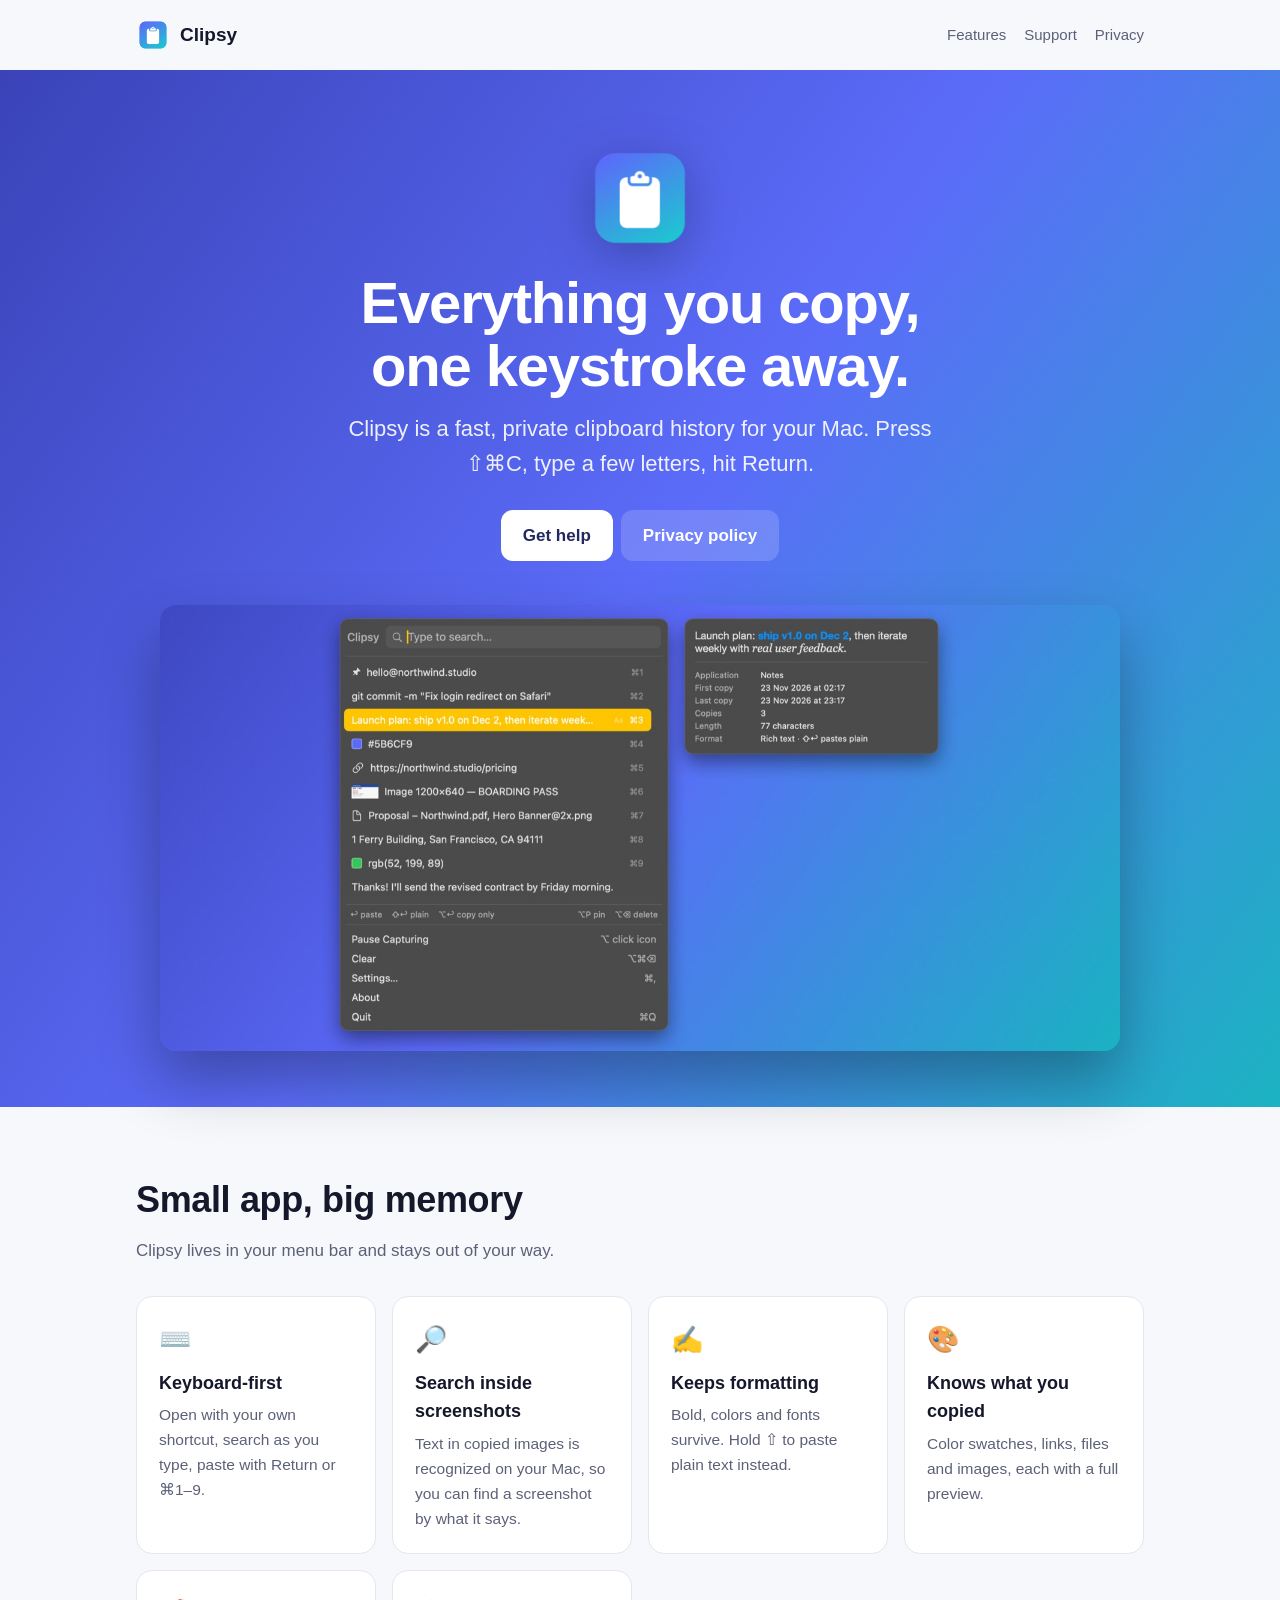
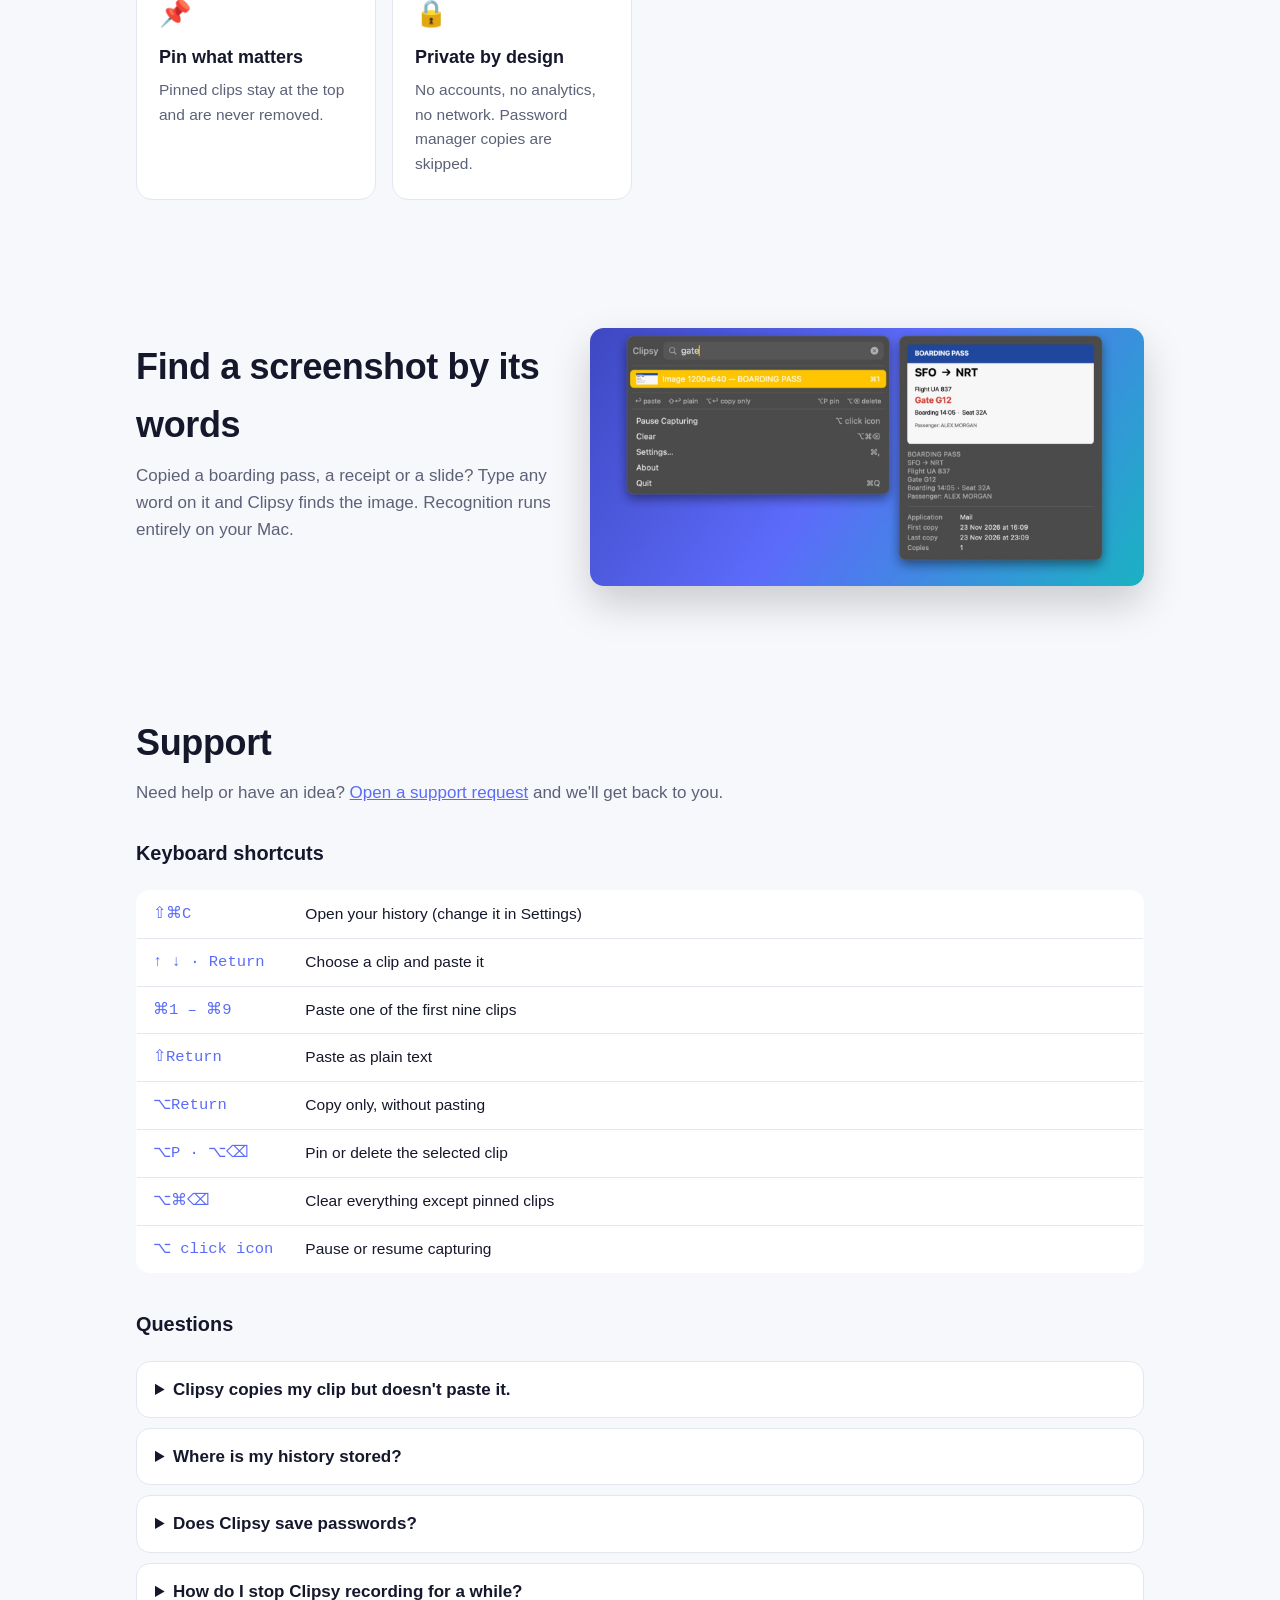
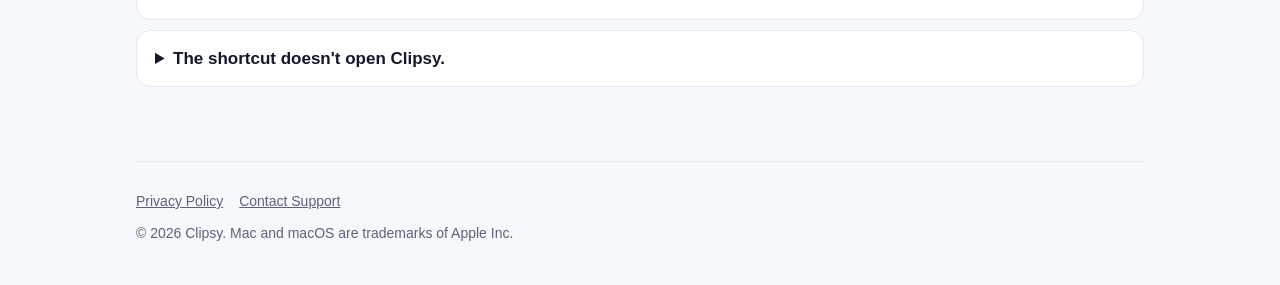
<file: index.html>
<!doctype html>
<html lang="en">
<head>
  <meta charset="utf-8">
  <meta name="viewport" content="width=device-width, initial-scale=1">
  <title>Clipsy — Clipboard History for Mac</title>
  <meta name="description" content="Clipsy keeps everything you copy one keystroke away. Search text, links, colors, files and even the words inside screenshots. Private and on-device.">
  <link rel="icon" href="img/icon.png">
  <link rel="stylesheet" href="style.css">
</head>
<body>
  <div class="wrap">
    <header class="site">
      <a class="brand" href="./"><img src="img/icon.png" alt="">Clipsy</a>
      <nav><a href="#features">Features</a><a href="#support">Support</a><a href="privacy.html">Privacy</a></nav>
    </header>
  </div>

  <div class="hero">
    <div class="wrap">
      <img class="icon" src="img/icon.png" alt="Clipsy app icon">
      <h1>Everything you copy,<br>one keystroke away.</h1>
      <p class="lead">Clipsy is a fast, private clipboard history for your Mac. Press ⇧⌘C, type a few letters, hit Return.</p>
      <a class="btn" href="#support">Get help</a><a class="btn ghost" href="privacy.html">Privacy policy</a>
      <div class="shot"><img src="img/1-history.jpg" alt="Clipsy showing clipboard history with a preview of a rich text clip" width="1600" height="744"></div>
    </div>
  </div>

  <div class="wrap">
    <section id="features">
      <h2>Small app, big memory</h2>
      <p class="sub">Clipsy lives in your menu bar and stays out of your way.</p>
      <div class="grid">
        <div class="card"><div class="k">⌨️</div><h3>Keyboard-first</h3><p>Open with your own shortcut, search as you type, paste with Return or ⌘1–9.</p></div>
        <div class="card"><div class="k">🔎</div><h3>Search inside screenshots</h3><p>Text in copied images is recognized on your Mac, so you can find a screenshot by what it says.</p></div>
        <div class="card"><div class="k">✍️</div><h3>Keeps formatting</h3><p>Bold, colors and fonts survive. Hold ⇧ to paste plain text instead.</p></div>
        <div class="card"><div class="k">🎨</div><h3>Knows what you copied</h3><p>Color swatches, links, files and images, each with a full preview.</p></div>
        <div class="card"><div class="k">📌</div><h3>Pin what matters</h3><p>Pinned clips stay at the top and are never removed.</p></div>
        <div class="card"><div class="k">🔒</div><h3>Private by design</h3><p>No accounts, no analytics, no network. Password manager copies are skipped.</p></div>
      </div>
    </section>

    <section>
      <div class="split">
        <div>
          <h2>Find a screenshot by its words</h2>
          <p class="sub">Copied a boarding pass, a receipt or a slide? Type any word on it and Clipsy finds the image. Recognition runs entirely on your Mac.</p>
        </div>
        <img src="img/2-ocr.jpg" alt="Searching for gate finds a copied boarding pass image" width="1600" height="744" loading="lazy">
      </div>
    </section>

    <section id="support">
      <h2>Support</h2>
      <p class="sub">Need help or have an idea? <a href="https://github.com/geometry-dash-4all/clipsy-site/issues/new">Open a support request</a> and we'll get back to you.</p>

      <h3>Keyboard shortcuts</h3>
      <table class="keys">
        <tr><td>⇧⌘C</td><td>Open your history (change it in Settings)</td></tr>
        <tr><td>↑ ↓ · Return</td><td>Choose a clip and paste it</td></tr>
        <tr><td>⌘1 – ⌘9</td><td>Paste one of the first nine clips</td></tr>
        <tr><td>⇧Return</td><td>Paste as plain text</td></tr>
        <tr><td>⌥Return</td><td>Copy only, without pasting</td></tr>
        <tr><td>⌥P · ⌥⌫</td><td>Pin or delete the selected clip</td></tr>
        <tr><td>⌥⌘⌫</td><td>Clear everything except pinned clips</td></tr>
        <tr><td>⌥ click icon</td><td>Pause or resume capturing</td></tr>
      </table>

      <h3 style="margin-top:36px">Questions</h3>
      <details><summary>Clipsy copies my clip but doesn't paste it.</summary>
        <p>Automatic pasting needs Accessibility permission. Open System Settings → Privacy &amp; Security → Accessibility and turn on Clipsy. You can also turn automatic pasting off in Clipsy's Settings and paste with ⌘V yourself.</p></details>
      <details><summary>Where is my history stored?</summary>
        <p>Only on your Mac, inside Clipsy's private app container. Nothing is uploaded. Deleting the app removes it.</p></details>
      <details><summary>Does Clipsy save passwords?</summary>
        <p>No. Copies that password managers mark as sensitive are skipped automatically. You can also exclude any app in Settings → Ignore copies from.</p></details>
      <details><summary>How do I stop Clipsy recording for a while?</summary>
        <p>Hold ⌥ and click the menu bar icon, or choose Pause Capturing in the Clipsy window. Do the same to resume.</p></details>
      <details><summary>The shortcut doesn't open Clipsy.</summary>
        <p>Another app may use the same shortcut. Open Clipsy's Settings, click the shortcut and press a new one.</p></details>
    </section>
  </div>

  <div class="wrap">
    <footer class="site">
      <a href="privacy.html">Privacy Policy</a><a href="https://github.com/geometry-dash-4all/clipsy-site/issues/new">Contact Support</a>
      <div style="margin-top:10px">© 2026 Clipsy. Mac and macOS are trademarks of Apple Inc.</div>
    </footer>
  </div>
</body>
</html>
</file>
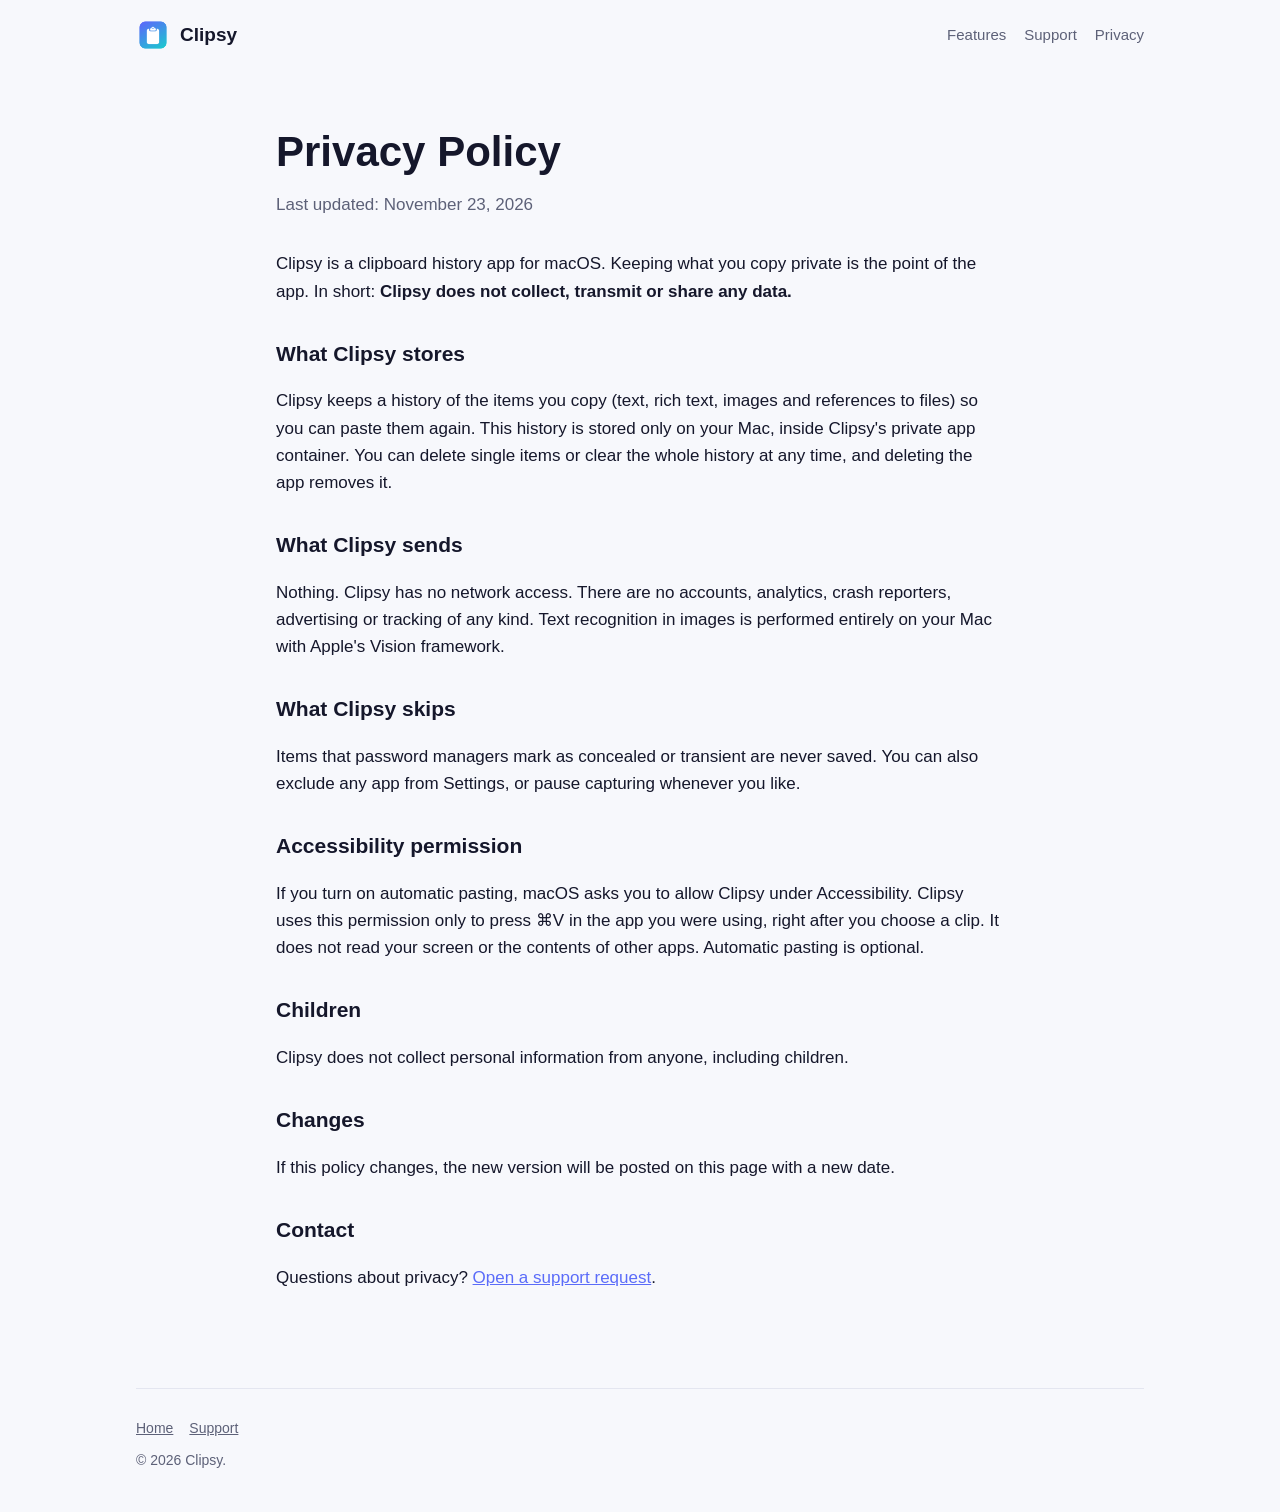
<file: privacy.html>
<!doctype html>
<html lang="en">
<head>
  <meta charset="utf-8">
  <meta name="viewport" content="width=device-width, initial-scale=1">
  <title>Clipsy Privacy Policy</title>
  <meta name="description" content="Clipsy collects no data. Your clipboard history stays on your Mac.">
  <link rel="icon" href="img/icon.png">
  <link rel="stylesheet" href="style.css">
</head>
<body>
  <div class="wrap">
    <header class="site">
      <a class="brand" href="./"><img src="img/icon.png" alt="">Clipsy</a>
      <nav><a href="./#features">Features</a><a href="./#support">Support</a><a href="privacy.html">Privacy</a></nav>
    </header>
  </div>

  <main class="doc">
    <h1>Privacy Policy</h1>
    <div class="updated">Last updated: November 23, 2026</div>

    <p>Clipsy is a clipboard history app for macOS. Keeping what you copy private is the point of the app. In short: <strong>Clipsy does not collect, transmit or share any data.</strong></p>

    <h2>What Clipsy stores</h2>
    <p>Clipsy keeps a history of the items you copy (text, rich text, images and references to files) so you can paste them again. This history is stored only on your Mac, inside Clipsy's private app container. You can delete single items or clear the whole history at any time, and deleting the app removes it.</p>

    <h2>What Clipsy sends</h2>
    <p>Nothing. Clipsy has no network access. There are no accounts, analytics, crash reporters, advertising or tracking of any kind. Text recognition in images is performed entirely on your Mac with Apple's Vision framework.</p>

    <h2>What Clipsy skips</h2>
    <p>Items that password managers mark as concealed or transient are never saved. You can also exclude any app from Settings, or pause capturing whenever you like.</p>

    <h2>Accessibility permission</h2>
    <p>If you turn on automatic pasting, macOS asks you to allow Clipsy under Accessibility. Clipsy uses this permission only to press ⌘V in the app you were using, right after you choose a clip. It does not read your screen or the contents of other apps. Automatic pasting is optional.</p>

    <h2>Children</h2>
    <p>Clipsy does not collect personal information from anyone, including children.</p>

    <h2>Changes</h2>
    <p>If this policy changes, the new version will be posted on this page with a new date.</p>

    <h2>Contact</h2>
    <p>Questions about privacy? <a href="https://github.com/geometry-dash-4all/clipsy-site/issues/new">Open a support request</a>.</p>
  </main>

  <div class="wrap">
    <footer class="site">
      <a href="./">Home</a><a href="./#support">Support</a>
      <div style="margin-top:10px">© 2026 Clipsy.</div>
    </footer>
  </div>
</body>
</html>
</file>
<file: style.css>
:root {
  --bg: #f7f8fc;
  --text: #15172b;
  --muted: #5d6178;
  --card: #ffffff;
  --line: #e4e6f0;
  --brand: #5b6cf9;
  --brand-2: #1cb3c2;
  --hero-text: #ffffff;
}
@media (prefers-color-scheme: dark) {
  :root:not([data-theme="light"]) {
    --bg: #0f1020;
    --text: #eceefb;
    --muted: #a2a6c2;
    --card: #181a30;
    --line: #2a2d4a;
  }
}
:root[data-theme="dark"] {
  --bg: #0f1020;
  --text: #eceefb;
  --muted: #a2a6c2;
  --card: #181a30;
  --line: #2a2d4a;
}

* { box-sizing: border-box; }
html { -webkit-text-size-adjust: 100%; }
body {
  margin: 0;
  background: var(--bg);
  color: var(--text);
  font: 17px/1.6 -apple-system, BlinkMacSystemFont, "SF Pro Text", "Segoe UI", Roboto, sans-serif;
}
a { color: var(--brand); }
img { max-width: 100%; height: auto; display: block; }

.wrap { max-width: 1040px; margin: 0 auto; padding: 0 16px; }

header.site {
  display: flex; align-items: center; justify-content: space-between;
  padding: 18px 0;
}
header.site .brand { display: flex; align-items: center; gap: 10px; font-weight: 700; color: inherit; text-decoration: none; font-size: 19px; }
header.site .brand img { width: 34px; height: 34px; }
header.site nav a { margin-left: 18px; color: var(--muted); text-decoration: none; font-size: 15px; }
header.site nav a:hover { color: var(--text); }

.hero {
  background: linear-gradient(125deg, #3a43b8, var(--brand) 50%, var(--brand-2));
  color: var(--hero-text);
  padding: 72px 0 56px;
  text-align: center;
}
.hero img.icon { width: 112px; height: 112px; margin: 0 auto 18px; filter: drop-shadow(0 12px 24px rgba(0,0,0,.25)); }
.hero h1 { font-size: clamp(34px, 6vw, 58px); line-height: 1.08; margin: 0 0 14px; letter-spacing: -0.02em; }
.hero p.lead { font-size: clamp(18px, 2.4vw, 22px); opacity: .9; max-width: 640px; margin: 0 auto 28px; }
.btn {
  display: inline-block; padding: 12px 22px; border-radius: 12px;
  background: #fff; color: #23285f; font-weight: 600; text-decoration: none;
}
.btn.ghost { background: rgba(255,255,255,.16); color: #fff; margin-left: 8px; }
.hero .shot { margin: 44px auto 0; max-width: 960px; border-radius: 16px; box-shadow: 0 30px 60px rgba(0,0,0,.3); overflow: hidden; }

section { padding: 64px 0; }
section h2 { font-size: clamp(26px, 4vw, 36px); letter-spacing: -0.01em; margin: 0 0 8px; }
section p.sub { color: var(--muted); margin: 0 0 32px; }

.grid { display: grid; grid-template-columns: repeat(auto-fit, minmax(240px, 1fr)); gap: 16px; }
.card {
  background: var(--card); border: 1px solid var(--line); border-radius: 16px; padding: 22px;
}
.card h3 { margin: 0 0 6px; font-size: 18px; }
.card p { margin: 0; color: var(--muted); font-size: 15.5px; }
.card .k { font-size: 26px; margin-bottom: 8px; }

.split { display: grid; grid-template-columns: 1fr; gap: 28px; align-items: center; }
@media (min-width: 820px) { .split { grid-template-columns: 1fr 1.3fr; } }
.split img { border-radius: 14px; box-shadow: 0 18px 40px rgba(0,0,0,.18); }

table.keys { width: 100%; border-collapse: collapse; background: var(--card); border-radius: 14px; overflow: hidden; border: 1px solid var(--line); }
table.keys td { padding: 11px 16px; border-bottom: 1px solid var(--line); font-size: 15.5px; }
table.keys tr:last-child td { border-bottom: 0; }
table.keys td:first-child { font-family: ui-monospace, "SF Mono", Menlo, monospace; white-space: nowrap; width: 1%; color: var(--brand); }

details { background: var(--card); border: 1px solid var(--line); border-radius: 14px; padding: 14px 18px; margin-bottom: 10px; }
details summary { cursor: pointer; font-weight: 600; }
details p { color: var(--muted); margin: 10px 0 2px; }

.doc { max-width: 760px; padding: 48px 16px 80px; margin: 0 auto; }
.doc h1 { font-size: clamp(30px, 5vw, 42px); margin: 0 0 6px; }
.doc .updated { color: var(--muted); margin-bottom: 32px; }
.doc h2 { font-size: 21px; margin: 32px 0 8px; }
.doc p, .doc li { color: var(--text); }

footer.site { border-top: 1px solid var(--line); padding: 28px 0 40px; color: var(--muted); font-size: 14px; }
footer.site a { color: var(--muted); margin-right: 16px; }
</file>
